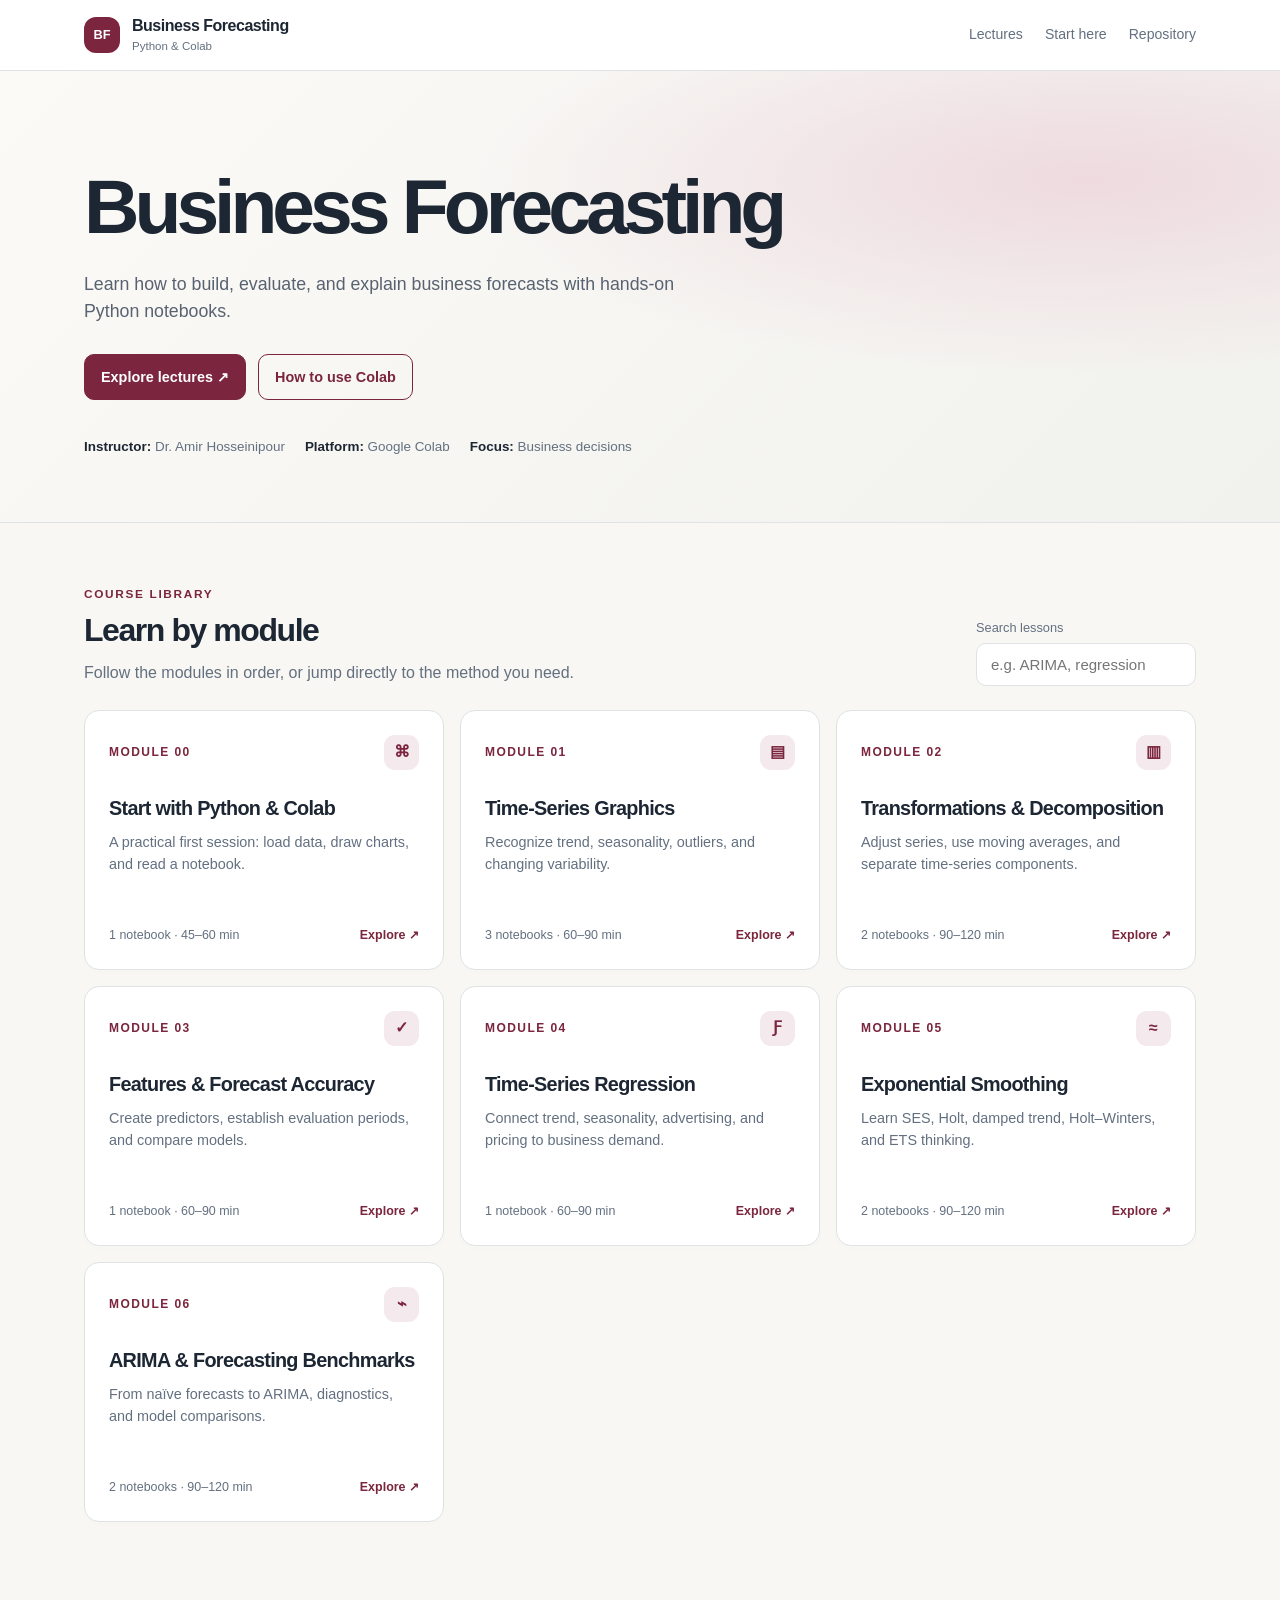
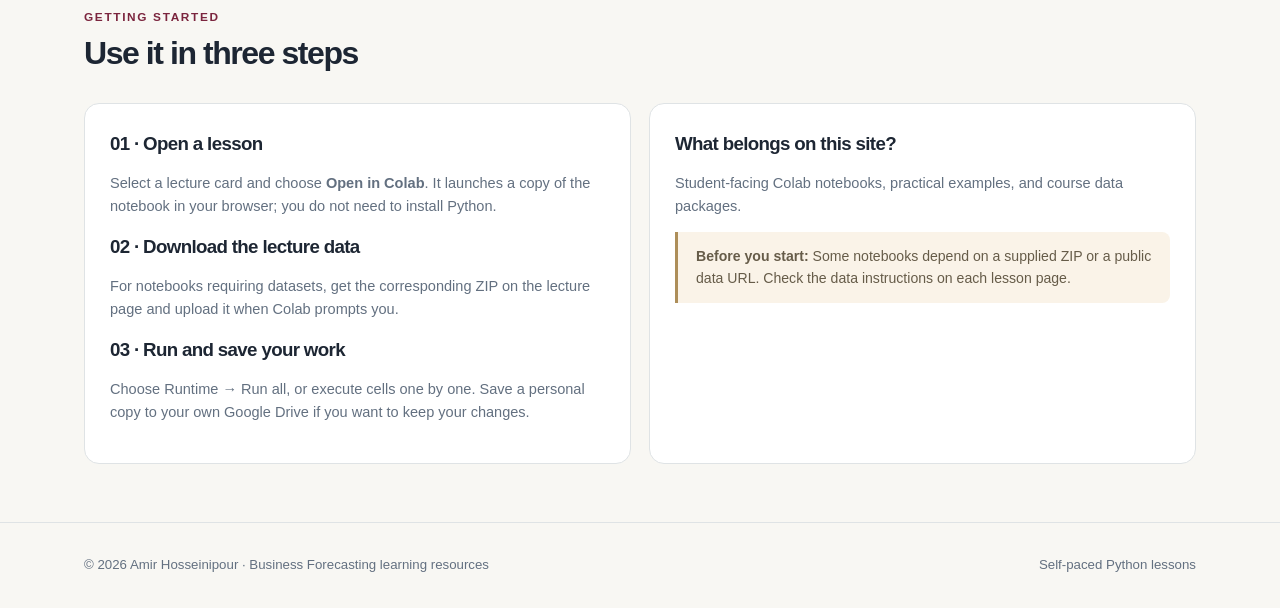
<file: index.html>
<!doctype html><html lang="en"><head><meta charset="utf-8"><meta name="viewport" content="width=device-width,initial-scale=1"><meta name="theme-color" content="#7b253e"><meta name="description" content="Business Forecasting: Colab notebooks, datasets, and practical Python lessons."><link rel="icon" type="image/svg+xml" href="assets/favicon.svg"><link rel="stylesheet" href="assets/site.css"><title>Business Forecasting with Python</title></head><body><header class="top"><div class="container topinner"><a class="brand" href="index.html"><span class="brandmark">BF</span><span>Business Forecasting<small>Python &amp; Colab</small></span></a><nav class="topnav"><a href="index.html#modules">Lectures</a><a href="index.html#how-it-works">Start here</a><a class="optional" data-repository-link href="README.md">Repository</a></nav></div></header>
<main><section class="hero"><div class="container"><h1>Business Forecasting</h1><p>Learn how to build, evaluate, and explain business forecasts with hands-on Python notebooks.</p><div class="hero-actions"><a class="btn" href="#modules">Explore lectures ↗</a><a class="btn secondary" href="#how-it-works">How to use Colab</a></div><div class="meta"><span><strong>Instructor:</strong> Dr. Amir Hosseinipour</span><span><strong>Platform:</strong> Google Colab</span><span><strong>Focus:</strong> Business decisions</span></div></div></section>
<section id="modules"><div class="container"><div class="section-head"><div><span class="eyebrow">Course library</span><h2>Learn by module</h2><p>Follow the modules in order, or jump directly to the method you need.</p></div><div><label for="module-search" style="display:block;font-size:.8rem;color:#637080;margin-bottom:5px">Search lessons</label><input id="module-search" class="search" type="search" placeholder="e.g. ARIMA, regression" aria-label="Search modules"></div></div><div class="module-grid"><a class="module-card" data-module-card href="modules/start.html" aria-label="Open module 00: Start with Python &amp; Colab"><div class="module-id"><span>Module 00</span><span class="glyph" aria-hidden="true">⌘</span></div><h3>Start with Python &amp; Colab</h3><p>A practical first session: load data, draw charts, and read a notebook.</p><div class="card-foot"><span>1 notebook · 45–60 min</span><span class="explore">Explore ↗</span></div></a><a class="module-card" data-module-card href="modules/graphics.html" aria-label="Open module 01: Time-Series Graphics"><div class="module-id"><span>Module 01</span><span class="glyph" aria-hidden="true">▤</span></div><h3>Time-Series Graphics</h3><p>Recognize trend, seasonality, outliers, and changing variability.</p><div class="card-foot"><span>3 notebooks · 60–90 min</span><span class="explore">Explore ↗</span></div></a><a class="module-card" data-module-card href="modules/decomposition.html" aria-label="Open module 02: Transformations &amp; Decomposition"><div class="module-id"><span>Module 02</span><span class="glyph" aria-hidden="true">▥</span></div><h3>Transformations &amp; Decomposition</h3><p>Adjust series, use moving averages, and separate time-series components.</p><div class="card-foot"><span>2 notebooks · 90–120 min</span><span class="explore">Explore ↗</span></div></a><a class="module-card" data-module-card href="modules/features.html" aria-label="Open module 03: Features &amp; Forecast Accuracy"><div class="module-id"><span>Module 03</span><span class="glyph" aria-hidden="true">✓</span></div><h3>Features &amp; Forecast Accuracy</h3><p>Create predictors, establish evaluation periods, and compare models.</p><div class="card-foot"><span>1 notebook · 60–90 min</span><span class="explore">Explore ↗</span></div></a><a class="module-card" data-module-card href="modules/regression.html" aria-label="Open module 04: Time-Series Regression"><div class="module-id"><span>Module 04</span><span class="glyph" aria-hidden="true">ƒ</span></div><h3>Time-Series Regression</h3><p>Connect trend, seasonality, advertising, and pricing to business demand.</p><div class="card-foot"><span>1 notebook · 60–90 min</span><span class="explore">Explore ↗</span></div></a><a class="module-card" data-module-card href="modules/smoothing.html" aria-label="Open module 05: Exponential Smoothing"><div class="module-id"><span>Module 05</span><span class="glyph" aria-hidden="true">≈</span></div><h3>Exponential Smoothing</h3><p>Learn SES, Holt, damped trend, Holt–Winters, and ETS thinking.</p><div class="card-foot"><span>2 notebooks · 90–120 min</span><span class="explore">Explore ↗</span></div></a><a class="module-card" data-module-card href="modules/arima.html" aria-label="Open module 06: ARIMA &amp; Forecasting Benchmarks"><div class="module-id"><span>Module 06</span><span class="glyph" aria-hidden="true">⌁</span></div><h3>ARIMA &amp; Forecasting Benchmarks</h3><p>From naïve forecasts to ARIMA, diagnostics, and model comparisons.</p><div class="card-foot"><span>2 notebooks · 90–120 min</span><span class="explore">Explore ↗</span></div></a></div><p id="search-count" role="status" aria-live="polite"></p></div></section>
<section id="how-it-works" style="padding-top:8px"><div class="container"><div class="section-head"><div><span class="eyebrow">Getting started</span><h2>Use it in three steps</h2></div></div><div class="info-band"><div class="info-panel"><h3>01 · Open a lesson</h3><p>Select a lecture card and choose <strong>Open in Colab</strong>. It launches a copy of the notebook in your browser; you do not need to install Python.</p><h3>02 · Download the lecture data</h3><p>For notebooks requiring datasets, get the corresponding ZIP on the lecture page and upload it when Colab prompts you.</p><h3>03 · Run and save your work</h3><p>Choose Runtime → Run all, or execute cells one by one. Save a personal copy to your own Google Drive if you want to keep your changes.</p></div><div class="info-panel"><h3>What belongs on this site?</h3><p>Student-facing Colab notebooks, practical examples, and course data packages.</p><div class="notice"><strong>Before you start:</strong> Some notebooks depend on a supplied ZIP or a public data URL. Check the data instructions on each lesson page.</div></div></div></div></section></main><footer class="footer"><div class="container footerflex"><span>© 2026 Amir Hosseinipour · Business Forecasting learning resources</span><span>Self-paced Python lessons</span></div></footer><script src="assets/site-config.js"></script><script src="assets/site.js"></script></body></html>
</file>
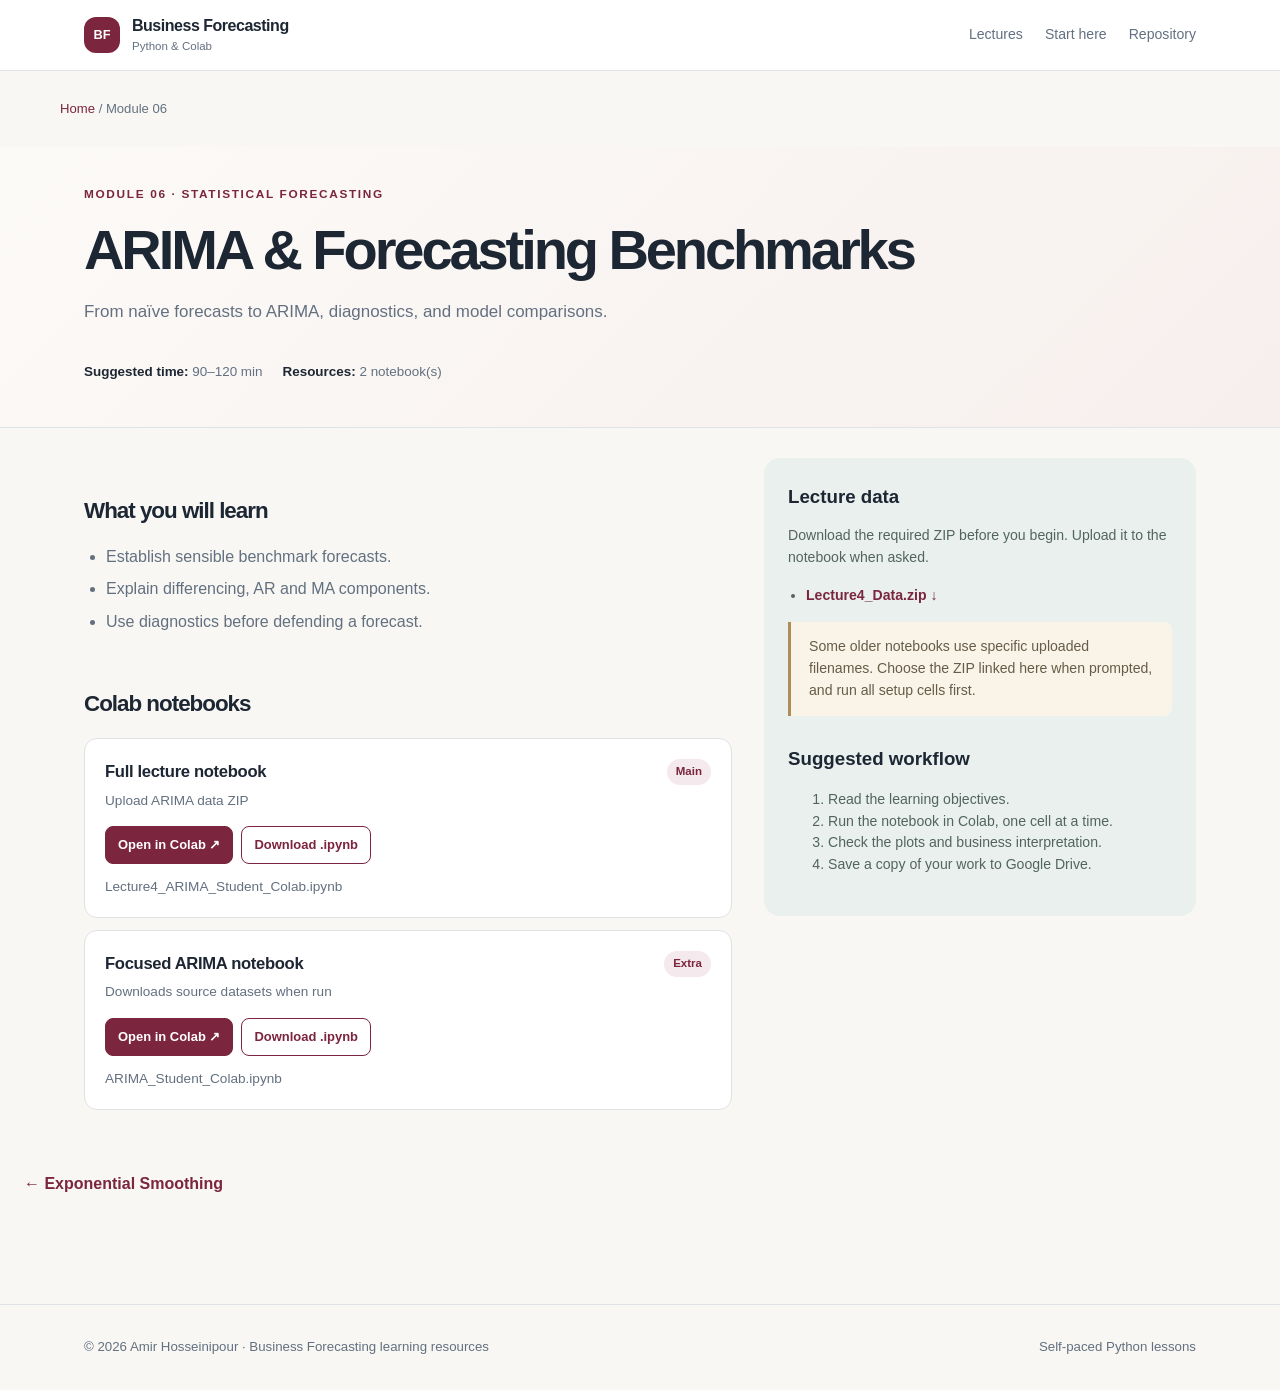
<file: modules/arima.html>
<!doctype html><html lang="en"><head><meta charset="utf-8"><meta name="viewport" content="width=device-width,initial-scale=1"><meta name="theme-color" content="#7b253e"><meta name="description" content="Business Forecasting: Colab notebooks, datasets, and practical Python lessons."><link rel="icon" type="image/svg+xml" href="../assets/favicon.svg"><link rel="stylesheet" href="../assets/site.css"><title>ARIMA &amp; Forecasting Benchmarks | Business Forecasting</title></head><body><header class="top"><div class="container topinner"><a class="brand" href="../index.html"><span class="brandmark">BF</span><span>Business Forecasting<small>Python &amp; Colab</small></span></a><nav class="topnav"><a href="../index.html#modules">Lectures</a><a href="../index.html#how-it-works">Start here</a><a class="optional" data-repository-link href="../README.md">Repository</a></nav></div></header><main><div class="container crumbs"><a href="../index.html">Home</a> / Module 06</div><section class="lessonhero"><div class="container"><span class="eyebrow">Module 06 · Statistical forecasting</span><h1>ARIMA &amp; Forecasting Benchmarks</h1><p>From naïve forecasts to ARIMA, diagnostics, and model comparisons.</p><div class="meta"><span><strong>Suggested time:</strong> 90–120 min</span><span><strong>Resources:</strong> 2 notebook(s)</span></div></div></section><section style="padding-top:30px"><div class="container two-col"><div><div class="lesson-section"><h2>What you will learn</h2><ul class="goal-list"><li>Establish sensible benchmark forecasts.</li><li>Explain differencing, AR and MA components.</li><li>Use diagnostics before defending a forecast.</li></ul></div><div class="lesson-section"><h2>Colab notebooks</h2><article class="resource"><div class="res-head"><div><h3>Full lecture notebook</h3><p>Upload ARIMA data ZIP</p></div><span class="filetag">Main</span></div><div class="actions"><a class="btn" data-colab="Lecture4_ARIMA_Student_Colab.ipynb" href="../notebooks/Lecture4_ARIMA_Student_Colab.ipynb">Open in Colab ↗</a><a class="btn secondary" download href="../notebooks/Lecture4_ARIMA_Student_Colab.ipynb">Download .ipynb</a></div><p class="source-note" style="margin-top:12px;margin-bottom:0">Lecture4_ARIMA_Student_Colab.ipynb</p></article><article class="resource"><div class="res-head"><div><h3>Focused ARIMA notebook</h3><p>Downloads source datasets when run</p></div><span class="filetag">Extra</span></div><div class="actions"><a class="btn" data-colab="ARIMA_Student_Colab.ipynb" href="../notebooks/ARIMA_Student_Colab.ipynb">Open in Colab ↗</a><a class="btn secondary" download href="../notebooks/ARIMA_Student_Colab.ipynb">Download .ipynb</a></div><p class="source-note" style="margin-top:12px;margin-bottom:0">ARIMA_Student_Colab.ipynb</p></article></div></div><aside class="aside"><h3>Lecture data</h3><p>Download the required ZIP before you begin. Upload it to the notebook when asked.</p><ul><li><a class="download" href="../data/Lecture4_Data.zip" download>Lecture4_Data.zip ↓</a></li></ul><div class="notice">Some older notebooks use specific uploaded filenames. Choose the ZIP linked here when prompted, and run all setup cells first.</div><h3 style="margin-top:28px">Suggested workflow</h3><ol><li>Read the learning objectives.</li><li>Run the notebook in Colab, one cell at a time.</li><li>Check the plots and business interpretation.</li><li>Save a copy of your work to Google Drive.</li></ol></aside></div><div class="container navbottom"><a href="smoothing.html">← Exponential Smoothing</a><span></span></div></section></main><footer class="footer"><div class="container footerflex"><span>© 2026 Amir Hosseinipour · Business Forecasting learning resources</span><span>Self-paced Python lessons</span></div></footer><script src="../assets/site-config.js"></script><script src="../assets/site.js"></script></body></html>
</file>
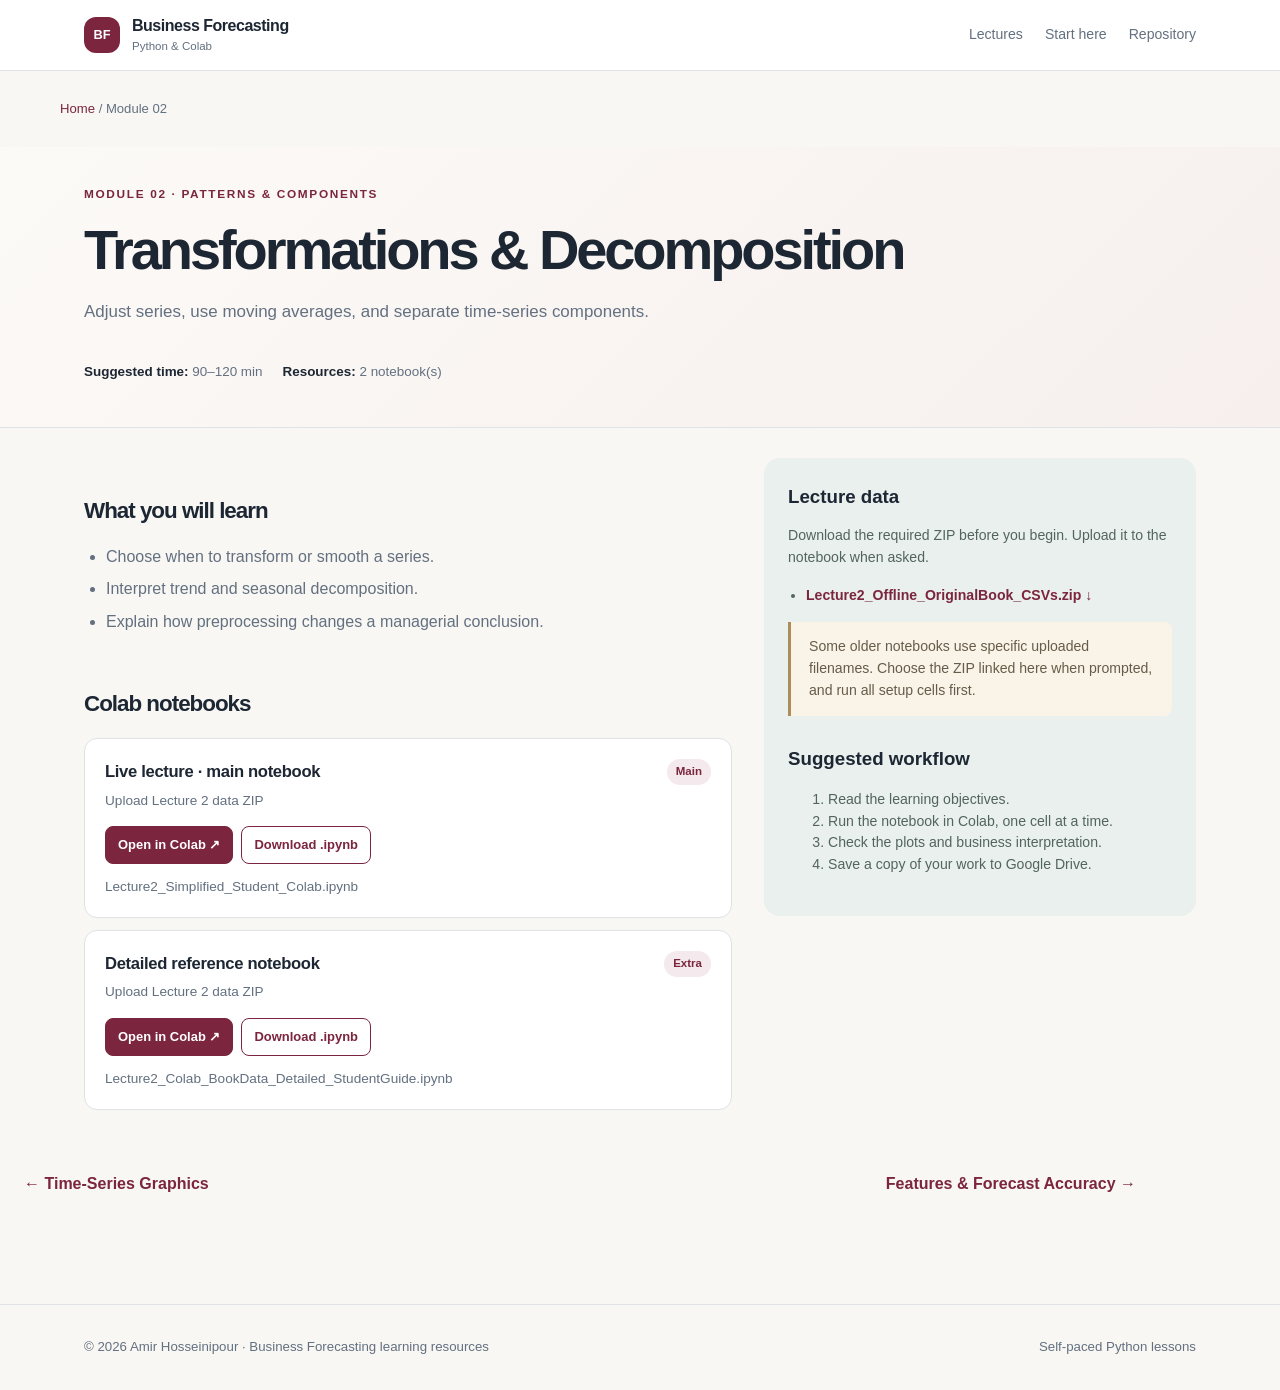
<file: modules/decomposition.html>
<!doctype html><html lang="en"><head><meta charset="utf-8"><meta name="viewport" content="width=device-width,initial-scale=1"><meta name="theme-color" content="#7b253e"><meta name="description" content="Business Forecasting: Colab notebooks, datasets, and practical Python lessons."><link rel="icon" type="image/svg+xml" href="../assets/favicon.svg"><link rel="stylesheet" href="../assets/site.css"><title>Transformations &amp; Decomposition | Business Forecasting</title></head><body><header class="top"><div class="container topinner"><a class="brand" href="../index.html"><span class="brandmark">BF</span><span>Business Forecasting<small>Python &amp; Colab</small></span></a><nav class="topnav"><a href="../index.html#modules">Lectures</a><a href="../index.html#how-it-works">Start here</a><a class="optional" data-repository-link href="../README.md">Repository</a></nav></div></header><main><div class="container crumbs"><a href="../index.html">Home</a> / Module 02</div><section class="lessonhero"><div class="container"><span class="eyebrow">Module 02 · Patterns &amp; components</span><h1>Transformations &amp; Decomposition</h1><p>Adjust series, use moving averages, and separate time-series components.</p><div class="meta"><span><strong>Suggested time:</strong> 90–120 min</span><span><strong>Resources:</strong> 2 notebook(s)</span></div></div></section><section style="padding-top:30px"><div class="container two-col"><div><div class="lesson-section"><h2>What you will learn</h2><ul class="goal-list"><li>Choose when to transform or smooth a series.</li><li>Interpret trend and seasonal decomposition.</li><li>Explain how preprocessing changes a managerial conclusion.</li></ul></div><div class="lesson-section"><h2>Colab notebooks</h2><article class="resource"><div class="res-head"><div><h3>Live lecture · main notebook</h3><p>Upload Lecture 2 data ZIP</p></div><span class="filetag">Main</span></div><div class="actions"><a class="btn" data-colab="Lecture2_Simplified_Student_Colab.ipynb" href="../notebooks/Lecture2_Simplified_Student_Colab.ipynb">Open in Colab ↗</a><a class="btn secondary" download href="../notebooks/Lecture2_Simplified_Student_Colab.ipynb">Download .ipynb</a></div><p class="source-note" style="margin-top:12px;margin-bottom:0">Lecture2_Simplified_Student_Colab.ipynb</p></article><article class="resource"><div class="res-head"><div><h3>Detailed reference notebook</h3><p>Upload Lecture 2 data ZIP</p></div><span class="filetag">Extra</span></div><div class="actions"><a class="btn" data-colab="Lecture2_Colab_BookData_Detailed_StudentGuide.ipynb" href="../notebooks/Lecture2_Colab_BookData_Detailed_StudentGuide.ipynb">Open in Colab ↗</a><a class="btn secondary" download href="../notebooks/Lecture2_Colab_BookData_Detailed_StudentGuide.ipynb">Download .ipynb</a></div><p class="source-note" style="margin-top:12px;margin-bottom:0">Lecture2_Colab_BookData_Detailed_StudentGuide.ipynb</p></article></div></div><aside class="aside"><h3>Lecture data</h3><p>Download the required ZIP before you begin. Upload it to the notebook when asked.</p><ul><li><a class="download" href="../data/Lecture2_Offline_OriginalBook_CSVs.zip" download>Lecture2_Offline_OriginalBook_CSVs.zip ↓</a></li></ul><div class="notice">Some older notebooks use specific uploaded filenames. Choose the ZIP linked here when prompted, and run all setup cells first.</div><h3 style="margin-top:28px">Suggested workflow</h3><ol><li>Read the learning objectives.</li><li>Run the notebook in Colab, one cell at a time.</li><li>Check the plots and business interpretation.</li><li>Save a copy of your work to Google Drive.</li></ol></aside></div><div class="container navbottom"><a href="graphics.html">← Time-Series Graphics</a><a href="features.html">Features & Forecast Accuracy →</a></div></section></main><footer class="footer"><div class="container footerflex"><span>© 2026 Amir Hosseinipour · Business Forecasting learning resources</span><span>Self-paced Python lessons</span></div></footer><script src="../assets/site-config.js"></script><script src="../assets/site.js"></script></body></html>
</file>
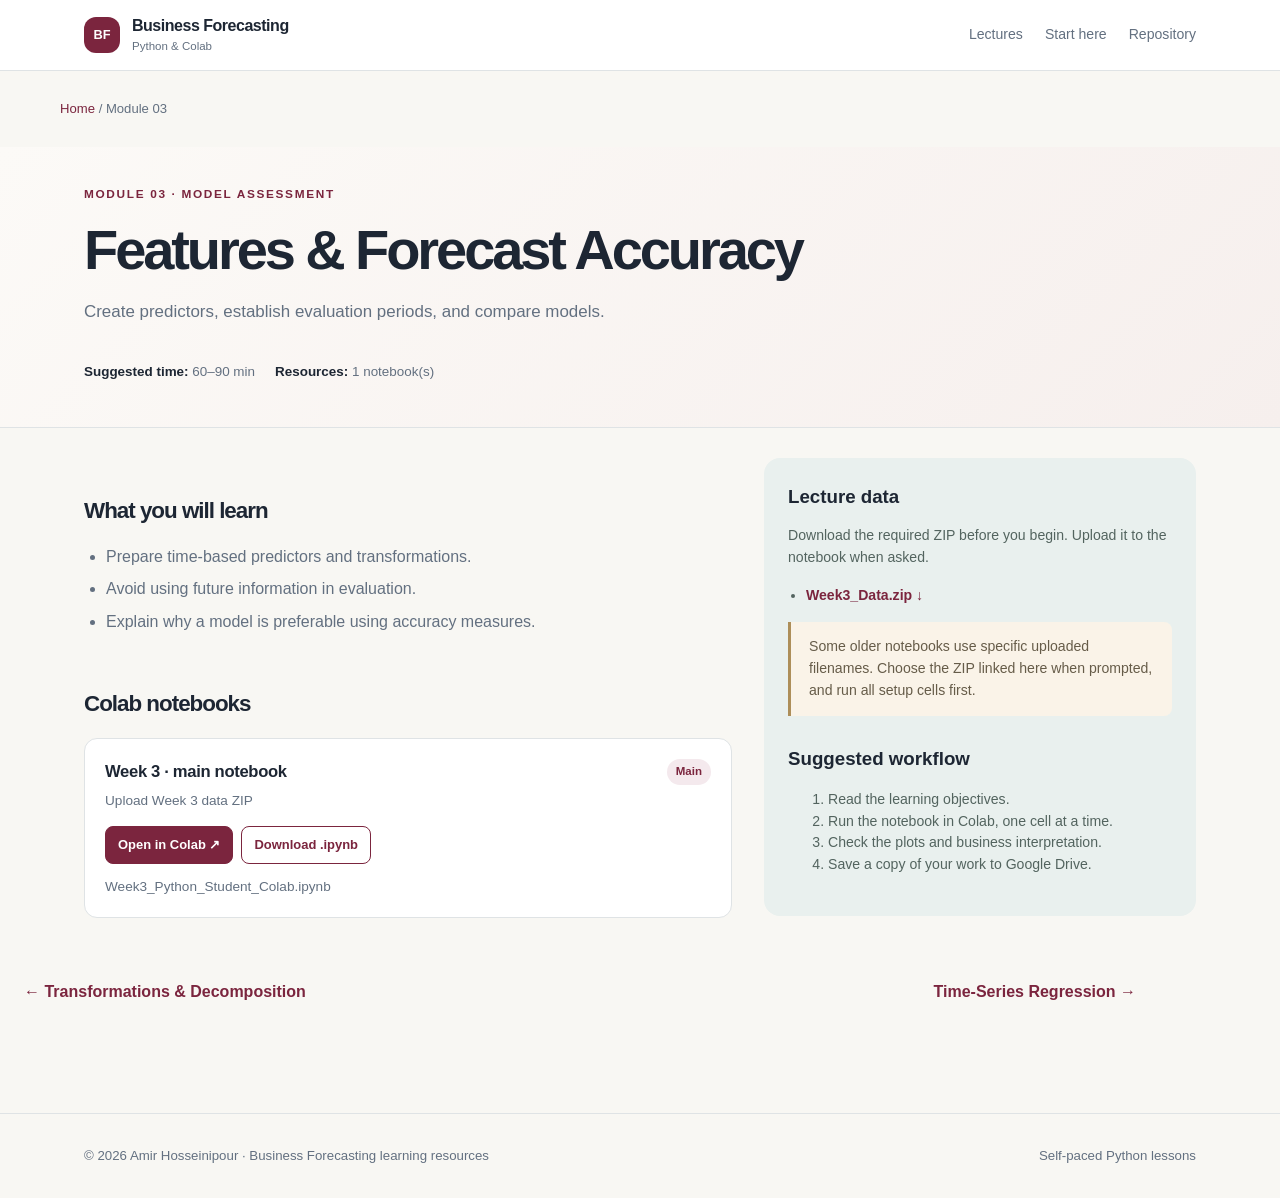
<file: modules/features.html>
<!doctype html><html lang="en"><head><meta charset="utf-8"><meta name="viewport" content="width=device-width,initial-scale=1"><meta name="theme-color" content="#7b253e"><meta name="description" content="Business Forecasting: Colab notebooks, datasets, and practical Python lessons."><link rel="icon" type="image/svg+xml" href="../assets/favicon.svg"><link rel="stylesheet" href="../assets/site.css"><title>Features &amp; Forecast Accuracy | Business Forecasting</title></head><body><header class="top"><div class="container topinner"><a class="brand" href="../index.html"><span class="brandmark">BF</span><span>Business Forecasting<small>Python &amp; Colab</small></span></a><nav class="topnav"><a href="../index.html#modules">Lectures</a><a href="../index.html#how-it-works">Start here</a><a class="optional" data-repository-link href="../README.md">Repository</a></nav></div></header><main><div class="container crumbs"><a href="../index.html">Home</a> / Module 03</div><section class="lessonhero"><div class="container"><span class="eyebrow">Module 03 · Model assessment</span><h1>Features &amp; Forecast Accuracy</h1><p>Create predictors, establish evaluation periods, and compare models.</p><div class="meta"><span><strong>Suggested time:</strong> 60–90 min</span><span><strong>Resources:</strong> 1 notebook(s)</span></div></div></section><section style="padding-top:30px"><div class="container two-col"><div><div class="lesson-section"><h2>What you will learn</h2><ul class="goal-list"><li>Prepare time-based predictors and transformations.</li><li>Avoid using future information in evaluation.</li><li>Explain why a model is preferable using accuracy measures.</li></ul></div><div class="lesson-section"><h2>Colab notebooks</h2><article class="resource"><div class="res-head"><div><h3>Week 3 · main notebook</h3><p>Upload Week 3 data ZIP</p></div><span class="filetag">Main</span></div><div class="actions"><a class="btn" data-colab="Week3_Python_Student_Colab.ipynb" href="../notebooks/Week3_Python_Student_Colab.ipynb">Open in Colab ↗</a><a class="btn secondary" download href="../notebooks/Week3_Python_Student_Colab.ipynb">Download .ipynb</a></div><p class="source-note" style="margin-top:12px;margin-bottom:0">Week3_Python_Student_Colab.ipynb</p></article></div></div><aside class="aside"><h3>Lecture data</h3><p>Download the required ZIP before you begin. Upload it to the notebook when asked.</p><ul><li><a class="download" href="../data/Week3_Data.zip" download>Week3_Data.zip ↓</a></li></ul><div class="notice">Some older notebooks use specific uploaded filenames. Choose the ZIP linked here when prompted, and run all setup cells first.</div><h3 style="margin-top:28px">Suggested workflow</h3><ol><li>Read the learning objectives.</li><li>Run the notebook in Colab, one cell at a time.</li><li>Check the plots and business interpretation.</li><li>Save a copy of your work to Google Drive.</li></ol></aside></div><div class="container navbottom"><a href="decomposition.html">← Transformations & Decomposition</a><a href="regression.html">Time-Series Regression →</a></div></section></main><footer class="footer"><div class="container footerflex"><span>© 2026 Amir Hosseinipour · Business Forecasting learning resources</span><span>Self-paced Python lessons</span></div></footer><script src="../assets/site-config.js"></script><script src="../assets/site.js"></script></body></html>
</file>
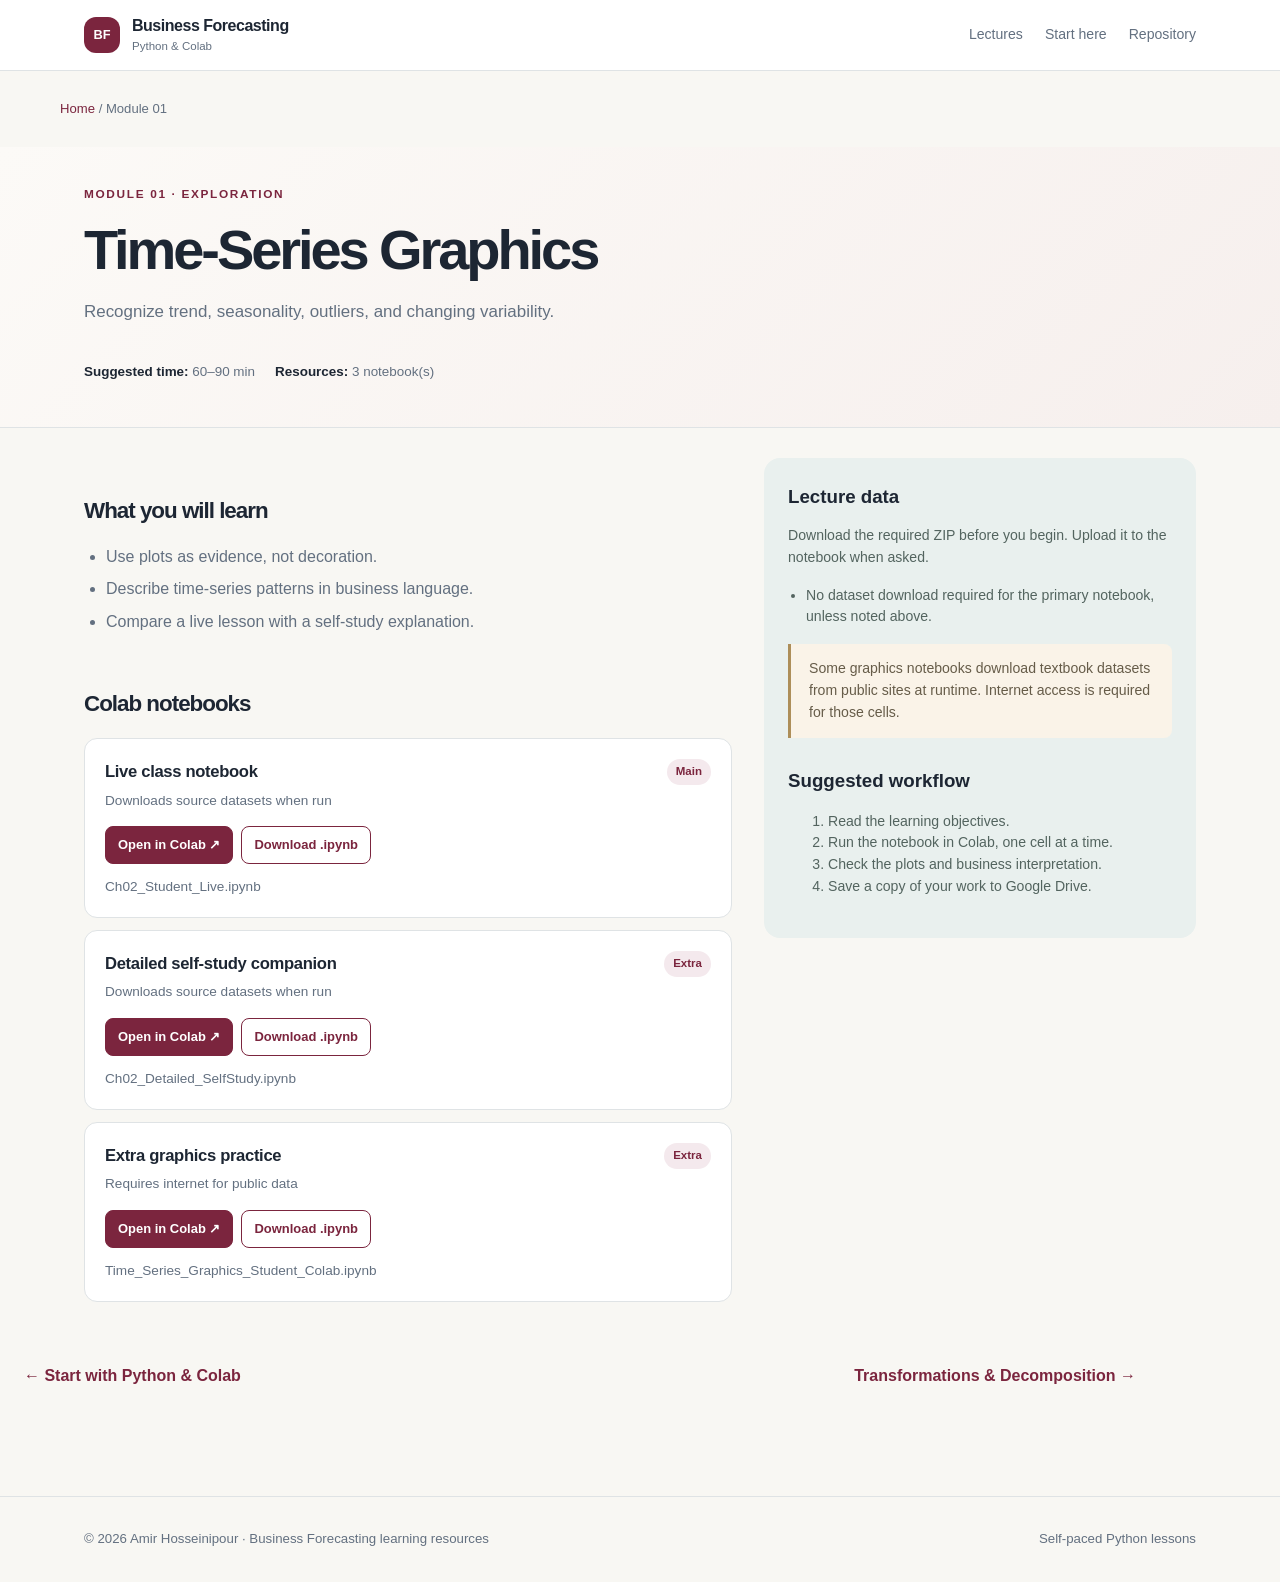
<file: modules/graphics.html>
<!doctype html><html lang="en"><head><meta charset="utf-8"><meta name="viewport" content="width=device-width,initial-scale=1"><meta name="theme-color" content="#7b253e"><meta name="description" content="Business Forecasting: Colab notebooks, datasets, and practical Python lessons."><link rel="icon" type="image/svg+xml" href="../assets/favicon.svg"><link rel="stylesheet" href="../assets/site.css"><title>Time-Series Graphics | Business Forecasting</title></head><body><header class="top"><div class="container topinner"><a class="brand" href="../index.html"><span class="brandmark">BF</span><span>Business Forecasting<small>Python &amp; Colab</small></span></a><nav class="topnav"><a href="../index.html#modules">Lectures</a><a href="../index.html#how-it-works">Start here</a><a class="optional" data-repository-link href="../README.md">Repository</a></nav></div></header><main><div class="container crumbs"><a href="../index.html">Home</a> / Module 01</div><section class="lessonhero"><div class="container"><span class="eyebrow">Module 01 · Exploration</span><h1>Time-Series Graphics</h1><p>Recognize trend, seasonality, outliers, and changing variability.</p><div class="meta"><span><strong>Suggested time:</strong> 60–90 min</span><span><strong>Resources:</strong> 3 notebook(s)</span></div></div></section><section style="padding-top:30px"><div class="container two-col"><div><div class="lesson-section"><h2>What you will learn</h2><ul class="goal-list"><li>Use plots as evidence, not decoration.</li><li>Describe time-series patterns in business language.</li><li>Compare a live lesson with a self-study explanation.</li></ul></div><div class="lesson-section"><h2>Colab notebooks</h2><article class="resource"><div class="res-head"><div><h3>Live class notebook</h3><p>Downloads source datasets when run</p></div><span class="filetag">Main</span></div><div class="actions"><a class="btn" data-colab="Ch02_Student_Live.ipynb" href="../notebooks/Ch02_Student_Live.ipynb">Open in Colab ↗</a><a class="btn secondary" download href="../notebooks/Ch02_Student_Live.ipynb">Download .ipynb</a></div><p class="source-note" style="margin-top:12px;margin-bottom:0">Ch02_Student_Live.ipynb</p></article><article class="resource"><div class="res-head"><div><h3>Detailed self-study companion</h3><p>Downloads source datasets when run</p></div><span class="filetag">Extra</span></div><div class="actions"><a class="btn" data-colab="Ch02_Detailed_SelfStudy.ipynb" href="../notebooks/Ch02_Detailed_SelfStudy.ipynb">Open in Colab ↗</a><a class="btn secondary" download href="../notebooks/Ch02_Detailed_SelfStudy.ipynb">Download .ipynb</a></div><p class="source-note" style="margin-top:12px;margin-bottom:0">Ch02_Detailed_SelfStudy.ipynb</p></article><article class="resource"><div class="res-head"><div><h3>Extra graphics practice</h3><p>Requires internet for public data</p></div><span class="filetag">Extra</span></div><div class="actions"><a class="btn" data-colab="Time_Series_Graphics_Student_Colab.ipynb" href="../notebooks/Time_Series_Graphics_Student_Colab.ipynb">Open in Colab ↗</a><a class="btn secondary" download href="../notebooks/Time_Series_Graphics_Student_Colab.ipynb">Download .ipynb</a></div><p class="source-note" style="margin-top:12px;margin-bottom:0">Time_Series_Graphics_Student_Colab.ipynb</p></article></div></div><aside class="aside"><h3>Lecture data</h3><p>Download the required ZIP before you begin. Upload it to the notebook when asked.</p><ul><li>No dataset download required for the primary notebook, unless noted above.</li></ul><div class="notice">Some graphics notebooks download textbook datasets from public sites at runtime. Internet access is required for those cells.</div><h3 style="margin-top:28px">Suggested workflow</h3><ol><li>Read the learning objectives.</li><li>Run the notebook in Colab, one cell at a time.</li><li>Check the plots and business interpretation.</li><li>Save a copy of your work to Google Drive.</li></ol></aside></div><div class="container navbottom"><a href="start.html">← Start with Python & Colab</a><a href="decomposition.html">Transformations & Decomposition →</a></div></section></main><footer class="footer"><div class="container footerflex"><span>© 2026 Amir Hosseinipour · Business Forecasting learning resources</span><span>Self-paced Python lessons</span></div></footer><script src="../assets/site-config.js"></script><script src="../assets/site.js"></script></body></html>
</file>
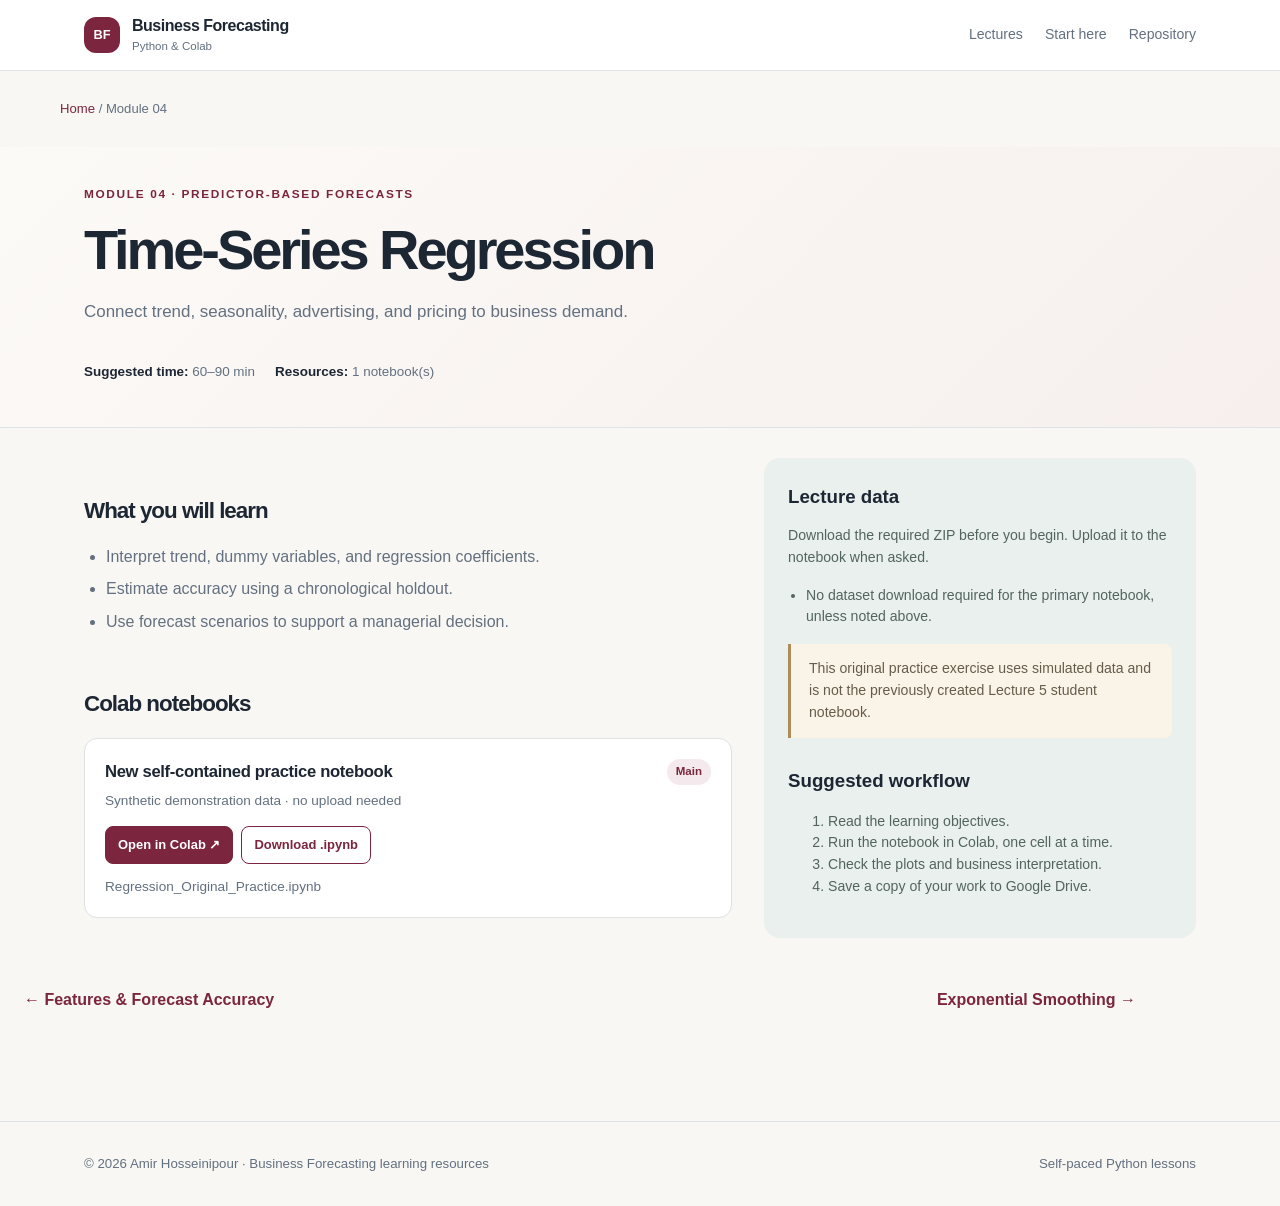
<file: modules/regression.html>
<!doctype html><html lang="en"><head><meta charset="utf-8"><meta name="viewport" content="width=device-width,initial-scale=1"><meta name="theme-color" content="#7b253e"><meta name="description" content="Business Forecasting: Colab notebooks, datasets, and practical Python lessons."><link rel="icon" type="image/svg+xml" href="../assets/favicon.svg"><link rel="stylesheet" href="../assets/site.css"><title>Time-Series Regression | Business Forecasting</title></head><body><header class="top"><div class="container topinner"><a class="brand" href="../index.html"><span class="brandmark">BF</span><span>Business Forecasting<small>Python &amp; Colab</small></span></a><nav class="topnav"><a href="../index.html#modules">Lectures</a><a href="../index.html#how-it-works">Start here</a><a class="optional" data-repository-link href="../README.md">Repository</a></nav></div></header><main><div class="container crumbs"><a href="../index.html">Home</a> / Module 04</div><section class="lessonhero"><div class="container"><span class="eyebrow">Module 04 · Predictor-based forecasts</span><h1>Time-Series Regression</h1><p>Connect trend, seasonality, advertising, and pricing to business demand.</p><div class="meta"><span><strong>Suggested time:</strong> 60–90 min</span><span><strong>Resources:</strong> 1 notebook(s)</span></div></div></section><section style="padding-top:30px"><div class="container two-col"><div><div class="lesson-section"><h2>What you will learn</h2><ul class="goal-list"><li>Interpret trend, dummy variables, and regression coefficients.</li><li>Estimate accuracy using a chronological holdout.</li><li>Use forecast scenarios to support a managerial decision.</li></ul></div><div class="lesson-section"><h2>Colab notebooks</h2><article class="resource"><div class="res-head"><div><h3>New self-contained practice notebook</h3><p>Synthetic demonstration data · no upload needed</p></div><span class="filetag">Main</span></div><div class="actions"><a class="btn" data-colab="Regression_Original_Practice.ipynb" href="../notebooks/Regression_Original_Practice.ipynb">Open in Colab ↗</a><a class="btn secondary" download href="../notebooks/Regression_Original_Practice.ipynb">Download .ipynb</a></div><p class="source-note" style="margin-top:12px;margin-bottom:0">Regression_Original_Practice.ipynb</p></article></div></div><aside class="aside"><h3>Lecture data</h3><p>Download the required ZIP before you begin. Upload it to the notebook when asked.</p><ul><li>No dataset download required for the primary notebook, unless noted above.</li></ul><div class="notice">This original practice exercise uses simulated data and is not the previously created Lecture 5 student notebook.</div><h3 style="margin-top:28px">Suggested workflow</h3><ol><li>Read the learning objectives.</li><li>Run the notebook in Colab, one cell at a time.</li><li>Check the plots and business interpretation.</li><li>Save a copy of your work to Google Drive.</li></ol></aside></div><div class="container navbottom"><a href="features.html">← Features & Forecast Accuracy</a><a href="smoothing.html">Exponential Smoothing →</a></div></section></main><footer class="footer"><div class="container footerflex"><span>© 2026 Amir Hosseinipour · Business Forecasting learning resources</span><span>Self-paced Python lessons</span></div></footer><script src="../assets/site-config.js"></script><script src="../assets/site.js"></script></body></html>
</file>
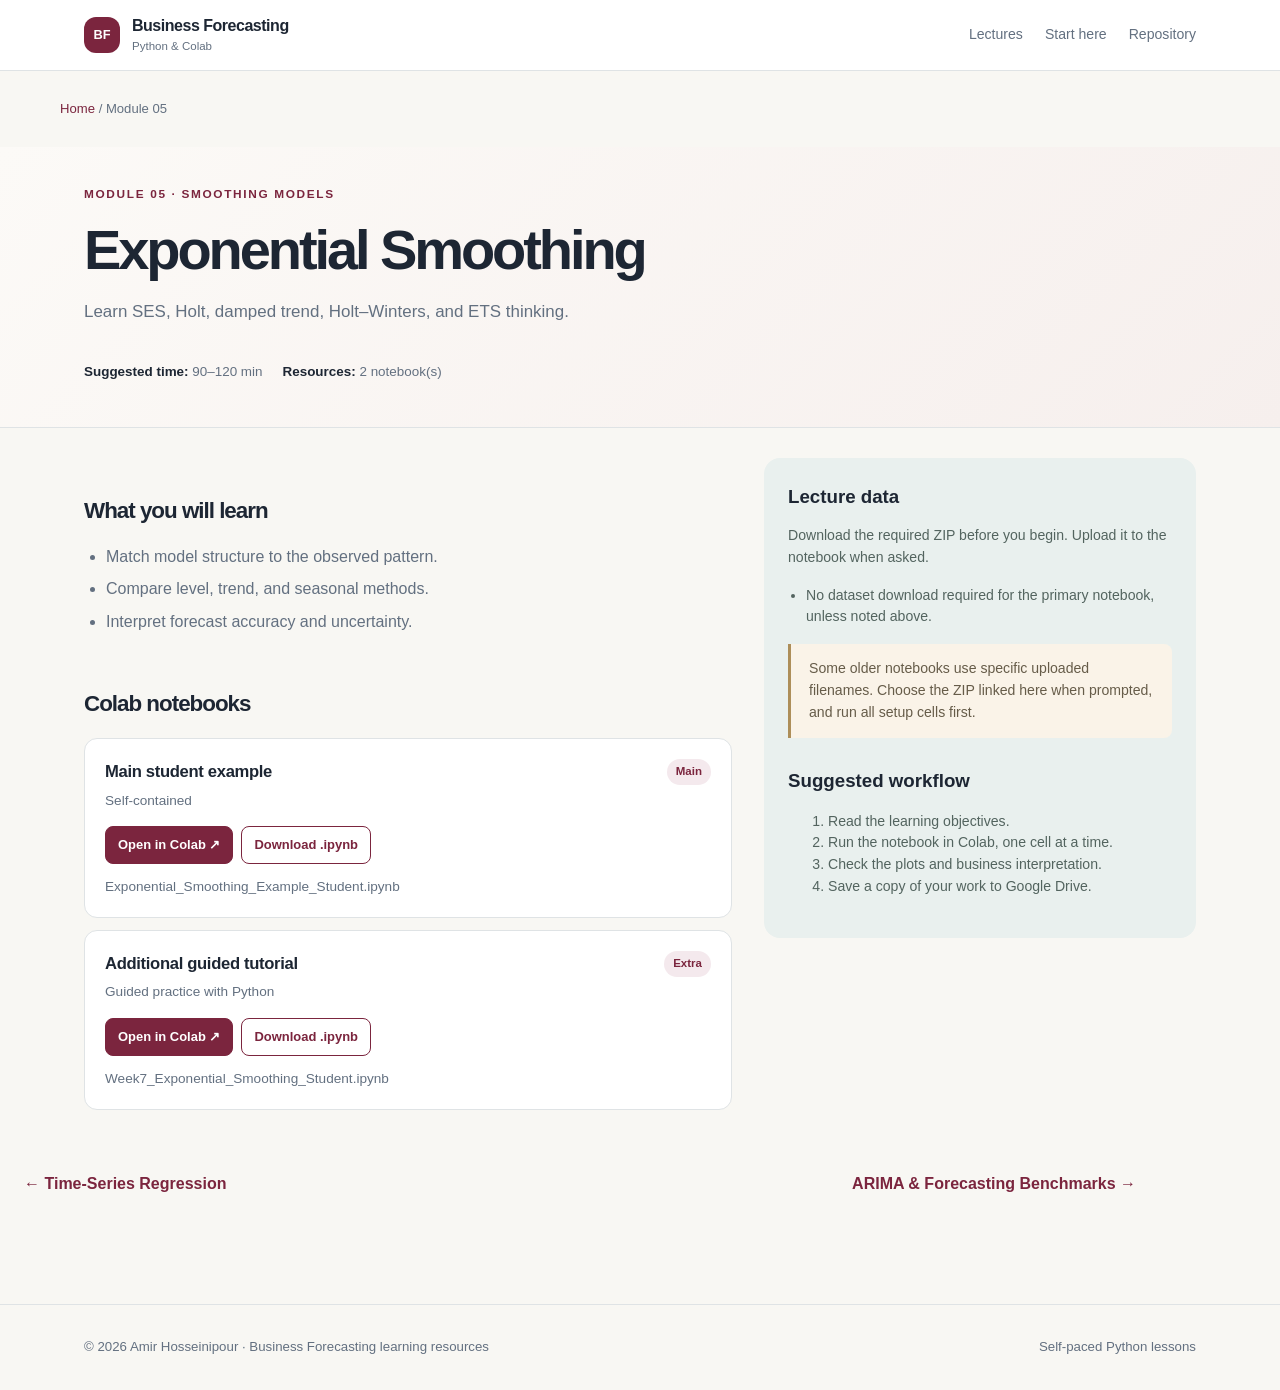
<file: modules/smoothing.html>
<!doctype html><html lang="en"><head><meta charset="utf-8"><meta name="viewport" content="width=device-width,initial-scale=1"><meta name="theme-color" content="#7b253e"><meta name="description" content="Business Forecasting: Colab notebooks, datasets, and practical Python lessons."><link rel="icon" type="image/svg+xml" href="../assets/favicon.svg"><link rel="stylesheet" href="../assets/site.css"><title>Exponential Smoothing | Business Forecasting</title></head><body><header class="top"><div class="container topinner"><a class="brand" href="../index.html"><span class="brandmark">BF</span><span>Business Forecasting<small>Python &amp; Colab</small></span></a><nav class="topnav"><a href="../index.html#modules">Lectures</a><a href="../index.html#how-it-works">Start here</a><a class="optional" data-repository-link href="../README.md">Repository</a></nav></div></header><main><div class="container crumbs"><a href="../index.html">Home</a> / Module 05</div><section class="lessonhero"><div class="container"><span class="eyebrow">Module 05 · Smoothing models</span><h1>Exponential Smoothing</h1><p>Learn SES, Holt, damped trend, Holt–Winters, and ETS thinking.</p><div class="meta"><span><strong>Suggested time:</strong> 90–120 min</span><span><strong>Resources:</strong> 2 notebook(s)</span></div></div></section><section style="padding-top:30px"><div class="container two-col"><div><div class="lesson-section"><h2>What you will learn</h2><ul class="goal-list"><li>Match model structure to the observed pattern.</li><li>Compare level, trend, and seasonal methods.</li><li>Interpret forecast accuracy and uncertainty.</li></ul></div><div class="lesson-section"><h2>Colab notebooks</h2><article class="resource"><div class="res-head"><div><h3>Main student example</h3><p>Self-contained</p></div><span class="filetag">Main</span></div><div class="actions"><a class="btn" data-colab="Exponential_Smoothing_Example_Student.ipynb" href="../notebooks/Exponential_Smoothing_Example_Student.ipynb">Open in Colab ↗</a><a class="btn secondary" download href="../notebooks/Exponential_Smoothing_Example_Student.ipynb">Download .ipynb</a></div><p class="source-note" style="margin-top:12px;margin-bottom:0">Exponential_Smoothing_Example_Student.ipynb</p></article><article class="resource"><div class="res-head"><div><h3>Additional guided tutorial</h3><p>Guided practice with Python</p></div><span class="filetag">Extra</span></div><div class="actions"><a class="btn" data-colab="Week7_Exponential_Smoothing_Student.ipynb" href="../notebooks/Week7_Exponential_Smoothing_Student.ipynb">Open in Colab ↗</a><a class="btn secondary" download href="../notebooks/Week7_Exponential_Smoothing_Student.ipynb">Download .ipynb</a></div><p class="source-note" style="margin-top:12px;margin-bottom:0">Week7_Exponential_Smoothing_Student.ipynb</p></article></div></div><aside class="aside"><h3>Lecture data</h3><p>Download the required ZIP before you begin. Upload it to the notebook when asked.</p><ul><li>No dataset download required for the primary notebook, unless noted above.</li></ul><div class="notice">Some older notebooks use specific uploaded filenames. Choose the ZIP linked here when prompted, and run all setup cells first.</div><h3 style="margin-top:28px">Suggested workflow</h3><ol><li>Read the learning objectives.</li><li>Run the notebook in Colab, one cell at a time.</li><li>Check the plots and business interpretation.</li><li>Save a copy of your work to Google Drive.</li></ol></aside></div><div class="container navbottom"><a href="regression.html">← Time-Series Regression</a><a href="arima.html">ARIMA & Forecasting Benchmarks →</a></div></section></main><footer class="footer"><div class="container footerflex"><span>© 2026 Amir Hosseinipour · Business Forecasting learning resources</span><span>Self-paced Python lessons</span></div></footer><script src="../assets/site-config.js"></script><script src="../assets/site.js"></script></body></html>
</file>
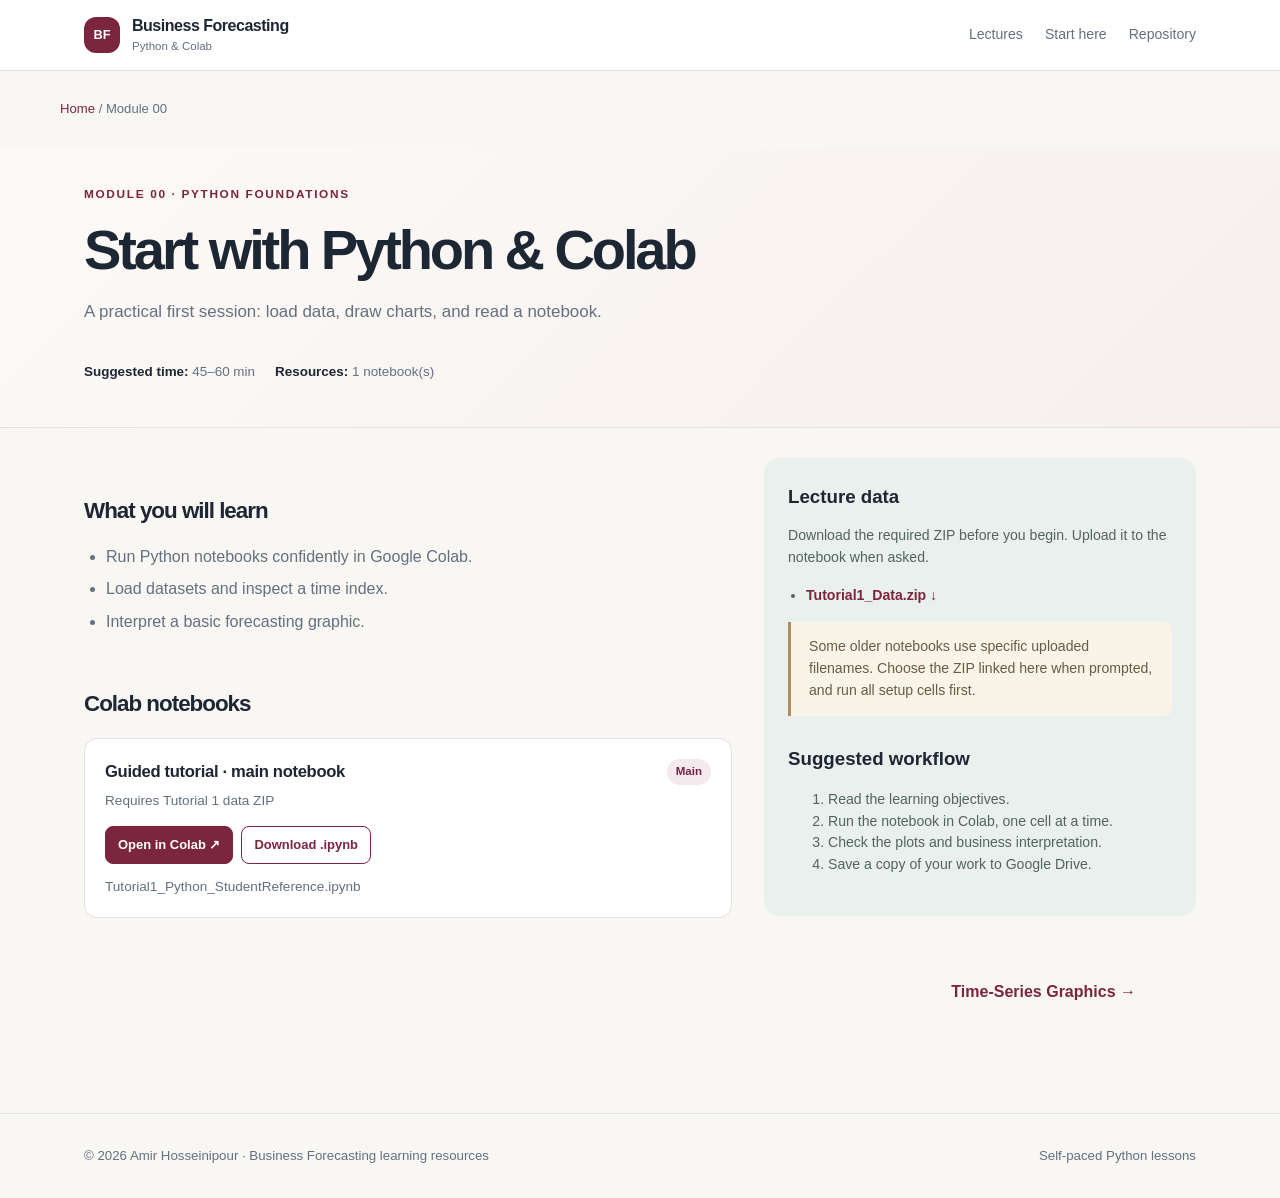
<file: modules/start.html>
<!doctype html><html lang="en"><head><meta charset="utf-8"><meta name="viewport" content="width=device-width,initial-scale=1"><meta name="theme-color" content="#7b253e"><meta name="description" content="Business Forecasting: Colab notebooks, datasets, and practical Python lessons."><link rel="icon" type="image/svg+xml" href="../assets/favicon.svg"><link rel="stylesheet" href="../assets/site.css"><title>Start with Python &amp; Colab | Business Forecasting</title></head><body><header class="top"><div class="container topinner"><a class="brand" href="../index.html"><span class="brandmark">BF</span><span>Business Forecasting<small>Python &amp; Colab</small></span></a><nav class="topnav"><a href="../index.html#modules">Lectures</a><a href="../index.html#how-it-works">Start here</a><a class="optional" data-repository-link href="../README.md">Repository</a></nav></div></header><main><div class="container crumbs"><a href="../index.html">Home</a> / Module 00</div><section class="lessonhero"><div class="container"><span class="eyebrow">Module 00 · Python foundations</span><h1>Start with Python &amp; Colab</h1><p>A practical first session: load data, draw charts, and read a notebook.</p><div class="meta"><span><strong>Suggested time:</strong> 45–60 min</span><span><strong>Resources:</strong> 1 notebook(s)</span></div></div></section><section style="padding-top:30px"><div class="container two-col"><div><div class="lesson-section"><h2>What you will learn</h2><ul class="goal-list"><li>Run Python notebooks confidently in Google Colab.</li><li>Load datasets and inspect a time index.</li><li>Interpret a basic forecasting graphic.</li></ul></div><div class="lesson-section"><h2>Colab notebooks</h2><article class="resource"><div class="res-head"><div><h3>Guided tutorial · main notebook</h3><p>Requires Tutorial 1 data ZIP</p></div><span class="filetag">Main</span></div><div class="actions"><a class="btn" data-colab="Tutorial1_Python_StudentReference.ipynb" href="../notebooks/Tutorial1_Python_StudentReference.ipynb">Open in Colab ↗</a><a class="btn secondary" download href="../notebooks/Tutorial1_Python_StudentReference.ipynb">Download .ipynb</a></div><p class="source-note" style="margin-top:12px;margin-bottom:0">Tutorial1_Python_StudentReference.ipynb</p></article></div></div><aside class="aside"><h3>Lecture data</h3><p>Download the required ZIP before you begin. Upload it to the notebook when asked.</p><ul><li><a class="download" href="../data/Tutorial1_Data.zip" download>Tutorial1_Data.zip ↓</a></li></ul><div class="notice">Some older notebooks use specific uploaded filenames. Choose the ZIP linked here when prompted, and run all setup cells first.</div><h3 style="margin-top:28px">Suggested workflow</h3><ol><li>Read the learning objectives.</li><li>Run the notebook in Colab, one cell at a time.</li><li>Check the plots and business interpretation.</li><li>Save a copy of your work to Google Drive.</li></ol></aside></div><div class="container navbottom"><span></span><a href="graphics.html">Time-Series Graphics →</a></div></section></main><footer class="footer"><div class="container footerflex"><span>© 2026 Amir Hosseinipour · Business Forecasting learning resources</span><span>Self-paced Python lessons</span></div></footer><script src="../assets/site-config.js"></script><script src="../assets/site.js"></script></body></html>
</file>
<file: assets/site.css>
:root{--paper:#f8f7f3;--white:#fff;--ink:#1d2633;--muted:#637080;--accent:#7b253e;--accent-deep:#5c1b30;--stroke:#dfe3e5;--mint:#e9f0ee;--sand:#f5eade;--shadow:0 10px 30px rgba(29,38,51,.07)}*{box-sizing:border-box}html{scroll-behavior:smooth}body{margin:0;background:var(--paper);color:var(--ink);font-family:Inter,ui-sans-serif,-apple-system,BlinkMacSystemFont,"Segoe UI",Arial,sans-serif;line-height:1.55}a{color:inherit}a:focus-visible,button:focus-visible,input:focus-visible{outline:3px solid #dc9c56;outline-offset:3px}.container{max-width:1160px;padding:0 24px;margin:auto}.top{background:var(--white);border-bottom:1px solid var(--stroke);position:sticky;top:0;z-index:10}.topinner{display:flex;justify-content:space-between;align-items:center;min-height:70px;gap:18px}.brand{display:flex;gap:12px;align-items:center;text-decoration:none;font-weight:800;letter-spacing:-.03em}.brandmark{width:36px;height:36px;border-radius:12px;background:var(--accent);color:#fff;display:grid;place-items:center;font-size:.8rem;letter-spacing:0}.brand small{font-weight:500;display:block;font-size:.72rem;letter-spacing:0;color:var(--muted)}.topnav{display:flex;align-items:center;gap:22px;font-size:.88rem;color:var(--muted)}.topnav a{text-decoration:none}.topnav a:hover{color:var(--accent)}.hero{padding:76px 0 64px;border-bottom:1px solid var(--stroke);background:radial-gradient(ellipse at 85% 24%,#eedadf 0%,transparent 40%),linear-gradient(135deg,#fbfaf7,#f1f1ed)}.eyebrow{display:inline-block;color:var(--accent);font-size:.74rem;font-weight:800;letter-spacing:.14em;text-transform:uppercase}.hero h1{font-size:clamp(2.6rem,6vw,4.8rem);line-height:1.09;letter-spacing:-.065em;max-width:760px;margin:18px 0 22px}.hero p{max-width:650px;font-size:1.11rem;color:#586270;margin:0 0 28px}.hero-actions{display:flex;gap:12px;flex-wrap:wrap}.btn{display:inline-flex;align-items:center;justify-content:center;gap:9px;border:1px solid var(--accent);border-radius:10px;padding:11px 16px;font-weight:700;font-size:.9rem;text-decoration:none;background:var(--accent);color:#fff;cursor:pointer;transition:transform .15s,background .15s}.btn:hover{transform:translateY(-1px);background:var(--accent-deep)}.btn.secondary{background:transparent;color:var(--accent)}.btn.secondary:hover{background:#f8eef1}.meta{display:flex;flex-wrap:wrap;gap:20px;margin-top:37px;color:var(--muted);font-size:.84rem}.meta strong{color:var(--ink)}section{padding:58px 0}.section-head{display:flex;gap:22px;justify-content:space-between;align-items:flex-end;margin-bottom:24px;flex-wrap:wrap}.section-head h2,h2{letter-spacing:-.045em;margin:0;font-size:2rem}.section-head p{margin:6px 0 0;color:var(--muted)}.search{border:1px solid var(--stroke);border-radius:10px;background:#fff;padding:12px 14px;min-width:min(100%,265px);font-size:.94rem}.module-grid{display:grid;grid-template-columns:repeat(3,minmax(0,1fr));gap:16px}.module-card{display:flex;flex-direction:column;background:var(--white);border:1px solid var(--stroke);border-radius:15px;padding:24px;text-decoration:none;min-height:260px;box-shadow:0 2px 8px rgba(0,0,0,.012);transition:transform .18s,box-shadow .18s,border-color .18s}.module-card:hover{transform:translateY(-4px);box-shadow:var(--shadow);border-color:#d8b6c0}.module-id{display:flex;justify-content:space-between;align-items:center;color:var(--accent);font-size:.75rem;font-weight:800;letter-spacing:.12em;text-transform:uppercase}.glyph{display:grid;place-items:center;background:#f4e9ed;border-radius:11px;height:35px;width:35px;font-size:1rem;letter-spacing:0}.module-card h3{font-size:1.24rem;line-height:1.25;margin:26px 0 10px;letter-spacing:-.035em}.module-card p{margin:0;color:var(--muted);font-size:.9rem}.card-foot{margin-top:auto;display:flex;justify-content:space-between;align-items:center;padding-top:28px;font-size:.78rem;color:var(--muted)}.explore{color:var(--accent);font-weight:700}.info-band{display:grid;grid-template-columns:1fr 1fr;gap:18px}.info-panel{background:var(--white);border:1px solid var(--stroke);border-radius:15px;padding:25px}.info-panel h3{margin:0 0 10px;letter-spacing:-.035em}.info-panel p,.info-panel li{font-size:.91rem;color:var(--muted)}.info-panel ol{padding-left:20px}.notice{border-left:3px solid #ad8e59;background:#faf3e8;padding:14px 18px;color:#665c49;font-size:.88rem;border-radius:0 8px 8px 0}.footer{border-top:1px solid var(--stroke);padding:32px 0;color:var(--muted);font-size:.83rem}.footerflex{display:flex;justify-content:space-between;gap:20px;flex-wrap:wrap}.crumbs{font-size:.82rem;color:var(--muted);padding:28px 0}.crumbs a{color:var(--accent);text-decoration:none}.lessonhero{padding:34px 0 44px;border-bottom:1px solid var(--stroke);background:linear-gradient(135deg,#fcfaf7,#f6efed)}.lessonhero h1{font-size:clamp(2.1rem,5vw,3.5rem);letter-spacing:-.055em;line-height:1.12;max-width:850px;margin:13px 0}.lessonhero p{font-size:1.06rem;color:var(--muted);max-width:760px}.two-col{display:grid;grid-template-columns:1.5fr 1fr;gap:32px}.lesson-section{padding:36px 0 0}.lesson-section h2{font-size:1.4rem;margin:0 0 16px}.goal-list{padding-left:22px;color:var(--muted)}.goal-list li{margin:8px 0}.resource{background:white;border:1px solid var(--stroke);border-radius:13px;padding:20px;margin-bottom:12px}.res-head{display:flex;justify-content:space-between;align-items:flex-start;gap:12px}.resource h3{margin:0 0 5px;font-size:1.04rem;letter-spacing:-.02em}.resource p{color:var(--muted);font-size:.85rem;margin:0 0 15px}.resource .actions{display:flex;gap:8px;flex-wrap:wrap}.resource .btn{font-size:.81rem;padding:8px 12px;border-radius:8px}.filetag{font-size:.72rem;font-weight:700;color:var(--accent);padding:4px 9px;border-radius:999px;background:#f4e9ed;white-space:nowrap}.aside{background:var(--mint);border-radius:16px;padding:24px;align-self:start}.aside h3{margin:0 0 12px}.aside p,.aside li{font-size:.88rem;color:#53645f}.aside ul{padding-left:18px}.navbottom{display:flex;justify-content:space-between;gap:14px;margin:50px 0}.navbottom a{font-weight:700;color:var(--accent);text-decoration:none}.source-note{font-size:.79rem;color:var(--muted);overflow-wrap:anywhere}.download{font-weight:700;color:var(--accent);text-decoration:none}.hidden{display:none!important}@media(max-width:900px){.module-grid{grid-template-columns:repeat(2,1fr)}}@media(max-width:650px){.topnav{gap:11px;font-size:.75rem}.topinner{min-height:64px}.brand small{display:none}.container{padding:0 18px}.hero{padding:56px 0}.module-grid,.info-band,.two-col{grid-template-columns:1fr}.module-card{min-height:215px}.meta{gap:12px}.lessonhero{padding-top:8px}.topnav .optional{display:none}}
</file>
